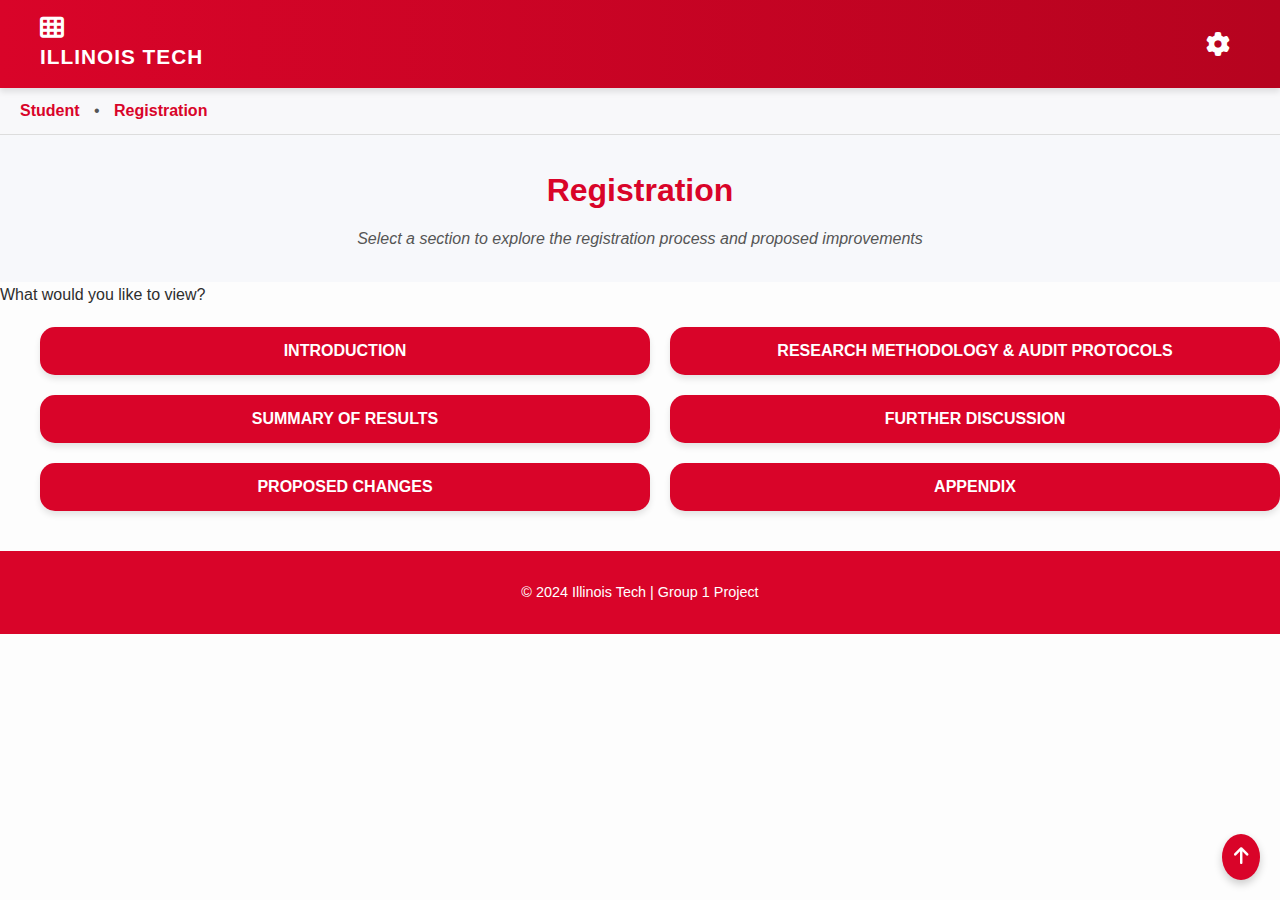
<file: index.html>
<!DOCTYPE html>
<html lang="en">

<head>
    <meta charset="UTF-8">
    <meta name="viewport" content="width=device-width, initial-scale=1.0">
    <title>Group 1: Proposal for IIT's Registration Portal</title>
    <link rel="stylesheet" href="style.css">
    <link rel="stylesheet" href="https://cdnjs.cloudflare.com/ajax/libs/font-awesome/6.0.0-beta3/css/all.min.css">
</head>

<body>
    <!-- Navigation Bar -->
    <div class="red-bar">
        <div class="nav-container">
            <div class="left-redbar">
                <i class="fas fa-th"></i>
                <p><a href="./index.html">ILLINOIS TECH</a></p>
            </div>
            <div class="right-redbar">
                <i id="settingsBtn" class="fas fa-cog"></i>
            </div>
        </div>
    </div>

    <!-- Side Navigation Panel -->
    <div id="sideNav" class="side-nav">
        <button class="close-btn" id="closeSideNav">&times;</button>
        <ul>
            <li><a href="./content/intro.html"><i class="fas fa-info"></i> Introduction</a></li>
            <li><a href="./content/method.html"><i class="fas fa-database"></i> Methodology</a></li>
            <li><a href="./content/summary.html"><i class="fas fa-chart-bar"></i> Summary</a></li>
            <li><a href="./content/discussion.html"><i class="fas fa-comments"></i> Discussion</a></li>
            <li><a href="./content/proposal.html"><i class="fas fa-lightbulb"></i> Proposal</a></li>
            <li><a href="./content/appendix.html"><i class="fas fa-file-alt"></i> Appendix</a></li>
        </ul>
    </div>

    <!-- Breadcrumb Navigation -->
    <div class="breadcrumb-container">
        <p class="directory">
            <span class="text"><a href="./index.html">Student</a></span> 
            <span class="bullet">•</span> 
            <span class="text active"><a href="./index.html">Registration</a></span>
        </p>
    </div>

    <!-- Main Section -->
    <main>
        <section class="page-header">
            <h1>Registration</h1>
            <p class="subtitle">Select a section to explore the registration process and proposed improvements</p>
        </section>

        <!-- Interactive Content Section -->
        <div class="border">
            <p class="gray">What would you like to view?</p>
            <nav>
                <ul class="header-grid">
                    <li><a href="./content/intro.html">Introduction</a></li>
                    <li><a href="./content/method.html">Research Methodology & Audit Protocols</a></li>
                    <li><a href="./content/summary.html">Summary of Results</a></li>
                    <li><a href="./content/discussion.html">Further Discussion</a></li>
                    <li><a href="./content/proposal.html">Proposed Changes</a></li>
                    <li><a href="./content/appendix.html">Appendix</a></li>
                </ul>
            </nav>
        </div>
    </main>

    <!-- Footer -->
    <footer>
        <p>© 2024 Illinois Tech | Group 1 Project</p>
    </footer>

    <!-- Back to Top Button -->
    <button id="backToTop" aria-label="Back to top">
        <i class="fas fa-arrow-up"></i>
    </button>

    <!-- Image Modal -->
    <div id="lightbox" class="lightbox">
        <span class="close" onclick="closeLightbox()">&times;</span>
        <img class="lightbox-content" id="lightboxImage">
    </div>

    <!-- JavaScript -->
    <script>
        // Back to Top Button
        const backToTop = document.getElementById('backToTop');
        backToTop.addEventListener('click', () => window.scrollTo({ top: 0, behavior: 'smooth' }));

        // Lightbox Functionality
        function enlargeImage(img) {
            const lightbox = document.getElementById("lightbox");
            const lightboxImage = document.getElementById("lightboxImage");
            lightbox.style.display = "flex";
            lightboxImage.src = img.src;
        }

        function closeLightbox() {
            document.getElementById("lightbox").style.display = "none";
        }

        // Side Navigation Toggle
        const settingsBtn = document.getElementById("settingsBtn");
        const sideNav = document.getElementById("sideNav");
        const closeSideNav = document.getElementById("closeSideNav");

        settingsBtn.addEventListener("click", () => {
            sideNav.style.width = "250px";
        });

        closeSideNav.addEventListener("click", () => {
            sideNav.style.width = "0";
        });
    </script>
</body>

</html>
</file>
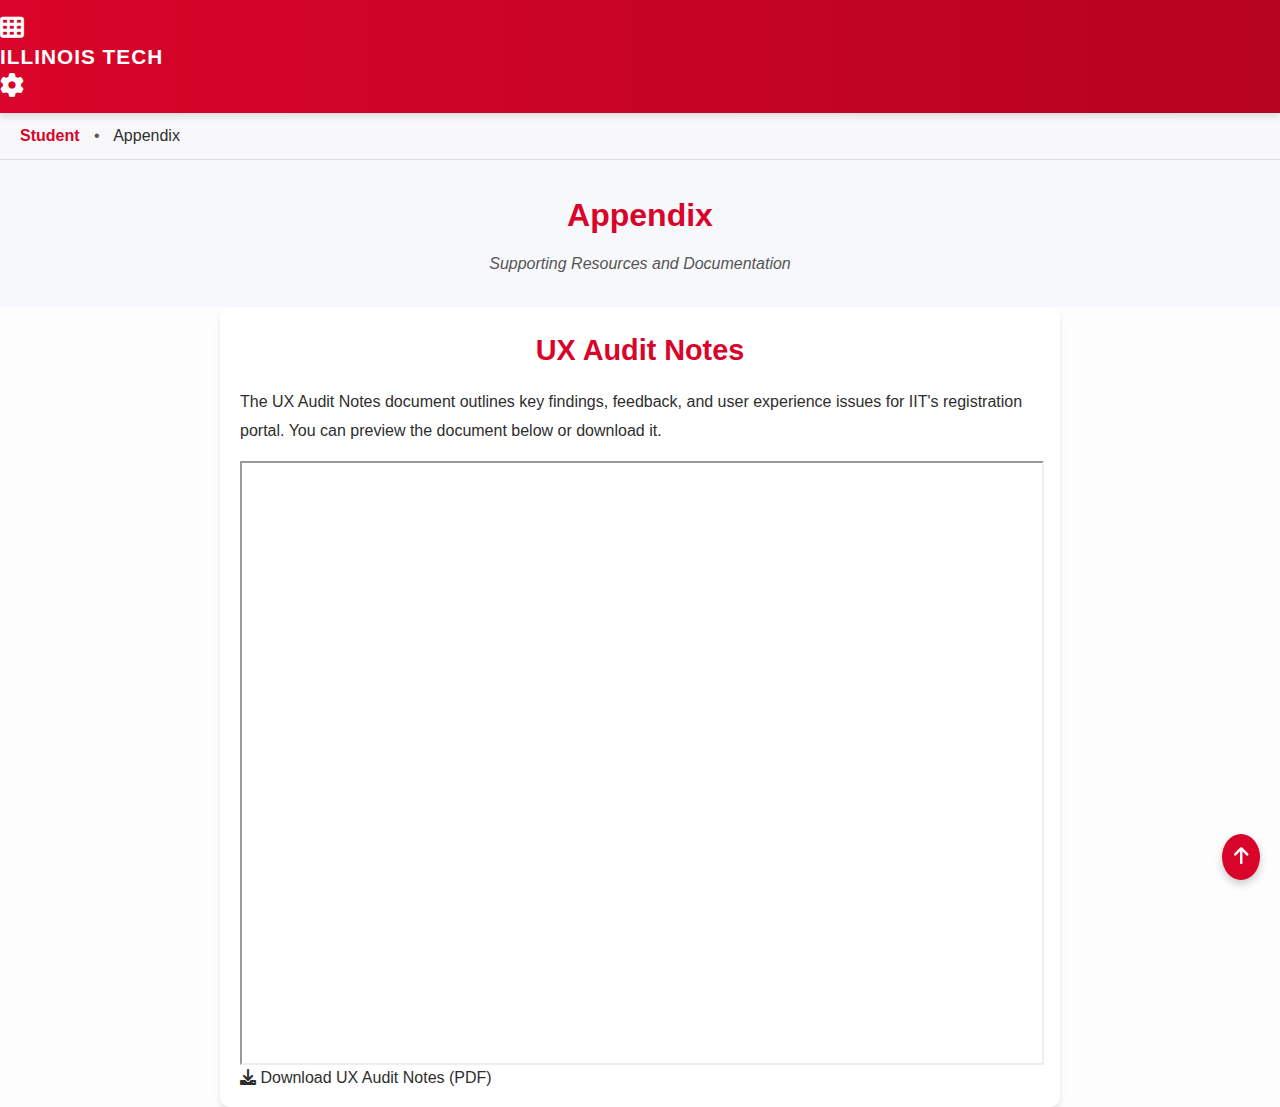
<file: content/appendix.html>
<!DOCTYPE html>
<html lang="en">

<head>
    <meta charset="UTF-8">
    <meta name="viewport" content="width=device-width, initial-scale=1.0">
    <title>Appendix | IIT Registration Proposal</title>
    <link rel="stylesheet" href="../style.css">
    <link rel="stylesheet" href="https://cdnjs.cloudflare.com/ajax/libs/font-awesome/6.0.0-beta3/css/all.min.css">
</head>

<body>
    <!-- Top Navigation Bar -->
    <div class="red-bar">
        <div class="left-redbar">
            <i class="fas fa-th"></i>
            <p><a href="../index.html">ILLINOIS TECH</a></p>
        </div>
        <div class="right-redbar">
            <i id="settingsBtn" class="fas fa-cog"></i>
        </div>
    </div>

    <!-- Side Navigation Panel -->
    <div id="sideNav" class="side-nav">
        <button class="close-btn" id="closeSideNav">&times;</button>
        <ul>
            <li><a href="./intro.html"><i class="fas fa-info"></i> Introduction</a></li>
            <li><a href="./method.html"><i class="fas fa-database"></i> Methodology</a></li>
            <li><a href="./summary.html"><i class="fas fa-chart-bar"></i> Summary</a></li>
            <li><a href="./discussion.html"><i class="fas fa-comments"></i> Discussion</a></li>
            <li><a href="./proposal.html"><i class="fas fa-lightbulb"></i> Proposal</a></li>
            <li><a href="./appendix.html"><i class="fas fa-file-alt"></i> Appendix</a></li>
        </ul>
    </div>

    <!-- Main Content -->
    <main>
        <div class="breadcrumb-container">
            <p class="directory">
                <span class="text"><a href="../index.html">Student</a></span> 
                <span class="bullet">•</span> 
                <span class="text active">Appendix</span>
            </p>
        </div>

        <section class="page-header">
            <h1>Appendix</h1>
            <p class="subtitle">Supporting Resources and Documentation</p>
        </section>

        <!-- UX Audit Notes Section -->
        <section class="content-section">
            <h2>UX Audit Notes</h2>
            <p>
                The UX Audit Notes document outlines key findings, feedback, and user experience issues for IIT's registration portal. You can preview the document below or download it.
            </p>

            <!-- Embedded PDF Viewer -->
            <div class="pdf-viewer">
                <iframe src="../GROUP 1 - Audit Notes.pdf" title="Group 1 - Audit Notes" width="100%" height="600"></iframe>
            </div>

            <!-- Download Link -->
            <div class="cta-container">
                <a href="../GROUP 1 - Audit Notes.pdf" class="cta-button" download>
                    <i class="fas fa-download"></i> Download UX Audit Notes (PDF)
                </a>
            </div>
        </section>
    </main>

    <!-- Back to Top Button -->
    <button id="backToTop"><i class="fas fa-arrow-up"></i></button>

    <!-- Image Modal -->
    <div id="lightbox" class="lightbox">
        <span class="close" onclick="closeLightbox()">&times;</span>
        <img class="lightbox-content" id="lightboxImage">
    </div>

    <!-- JavaScript -->
    <script>
        // Back to Top Button
        const backToTop = document.getElementById('backToTop');
        backToTop.addEventListener('click', () => window.scrollTo({ top: 0, behavior: 'smooth' }));

        // Lightbox Functionality
        function enlargeImage(img) {
            const lightbox = document.getElementById("lightbox");
            const lightboxImage = document.getElementById("lightboxImage");
            lightbox.style.display = "flex";
            lightboxImage.src = img.src;
        }

        function closeLightbox() {
            document.getElementById("lightbox").style.display = "none";
        }

        // Side Navigation Toggle
        const settingsBtn = document.getElementById("settingsBtn");
        const sideNav = document.getElementById("sideNav");
        const closeSideNav = document.getElementById("closeSideNav");

        settingsBtn.addEventListener("click", () => {
            sideNav.style.width = "250px";
        });

        closeSideNav.addEventListener("click", () => {
            sideNav.style.width = "0";
        });
    </script>
</body>

</html>
</file>
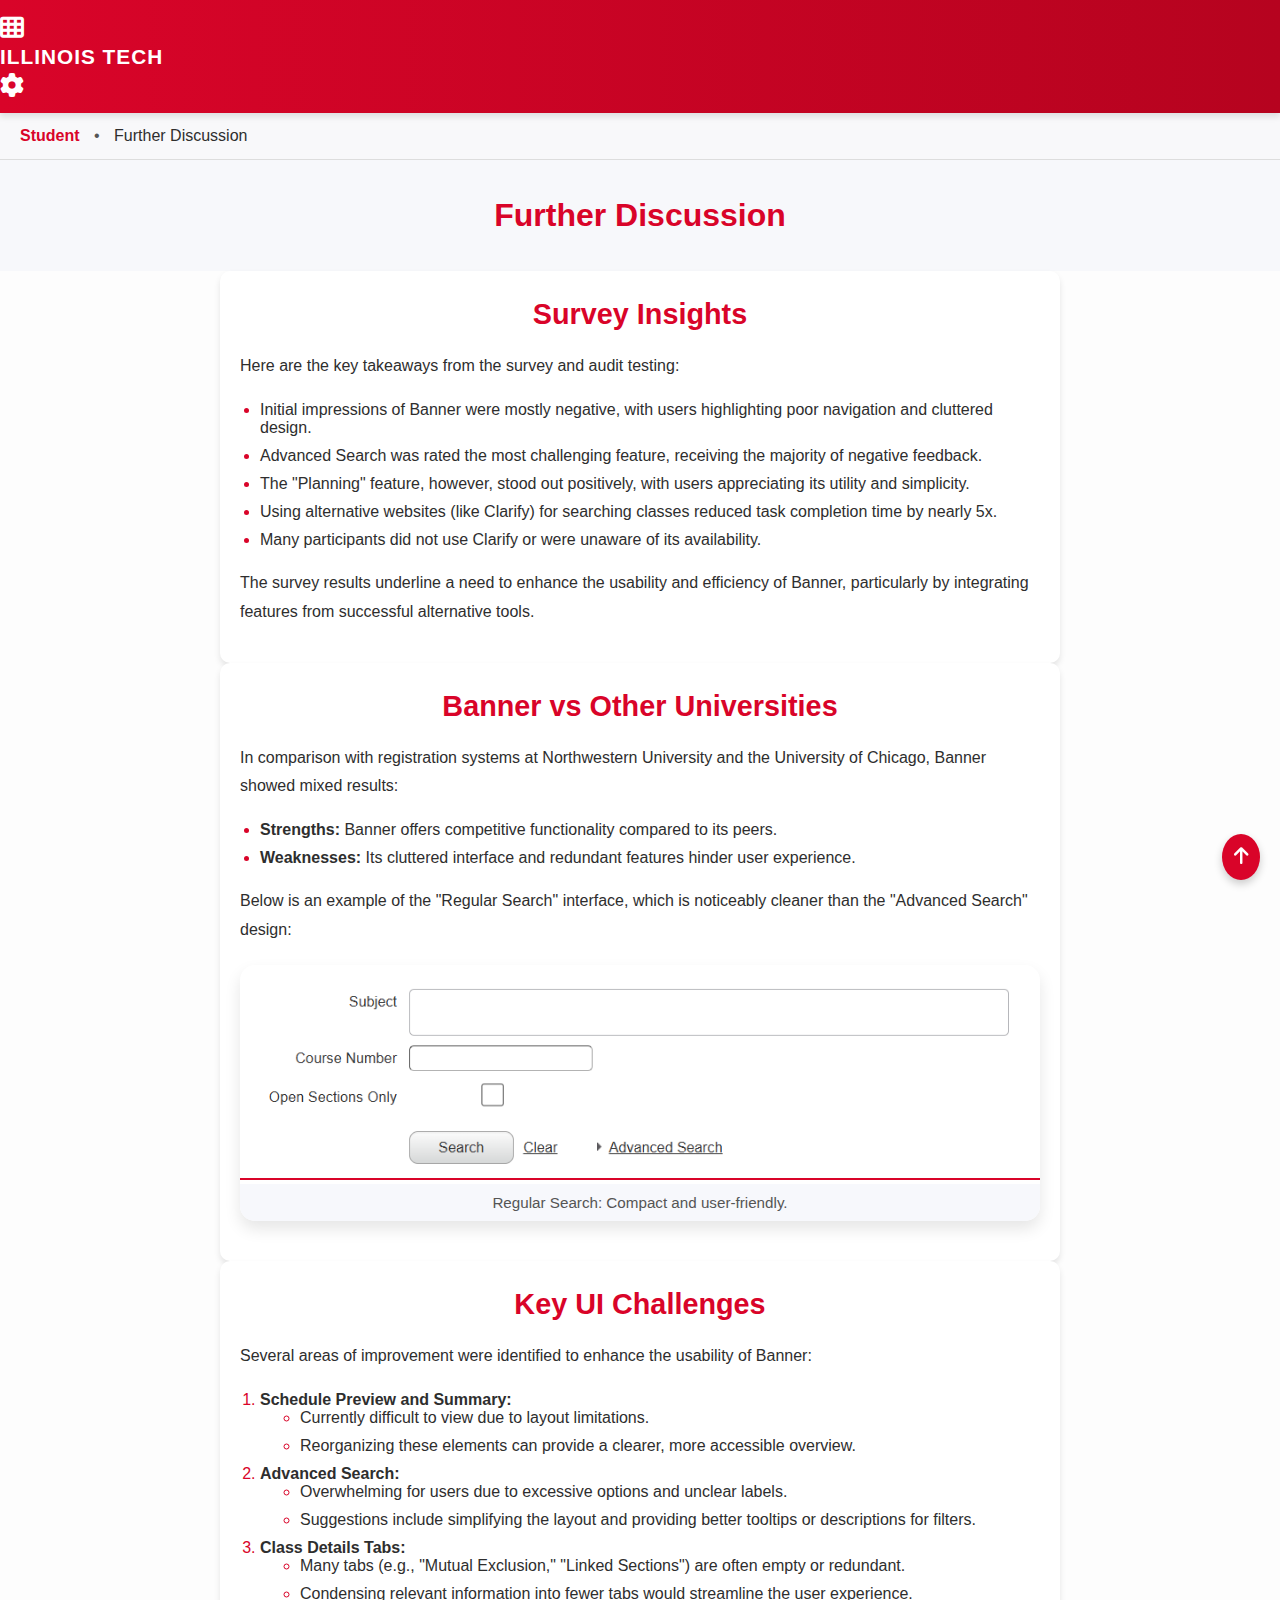
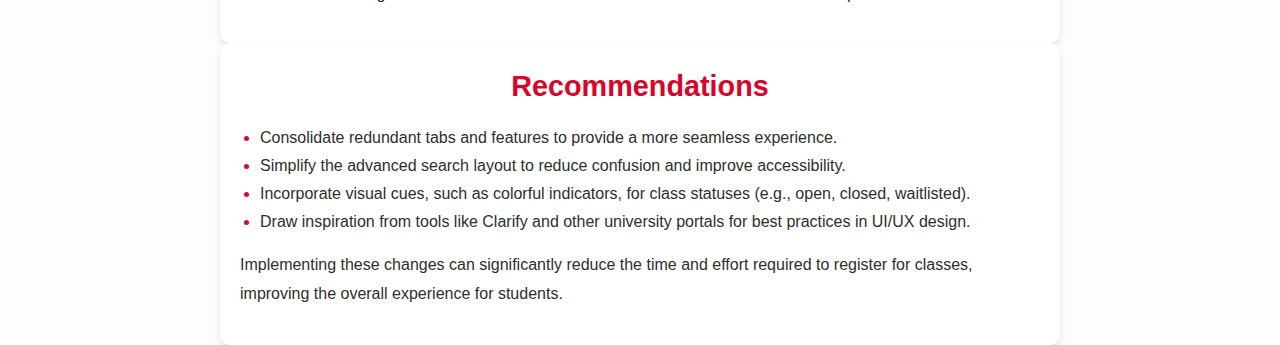
<file: content/discussion.html>
<!DOCTYPE html>
<html lang="en">

<head>
    <meta charset="UTF-8">
    <meta name="viewport" content="width=device-width, initial-scale=1.0">
    <title>Further Discussion | IIT Registration Proposal</title>
    <link rel="stylesheet" href="../style.css">
    <link rel="stylesheet" href="https://cdnjs.cloudflare.com/ajax/libs/font-awesome/6.0.0-beta3/css/all.min.css">
</head>

<body>
    <!-- Top Navigation Bar -->
    <div class="red-bar">
        <div class="left-redbar">
            <i class="fas fa-th"></i>
            <p><a href="../index.html">ILLINOIS TECH</a></p>
        </div>
        <div class="right-redbar">
            <i id="settingsBtn" class="fas fa-cog"></i>
        </div>
    </div>

    <!-- Side Navigation Panel -->
    <div id="sideNav" class="side-nav">
        <button class="close-btn" id="closeSideNav">&times;</button>
        <ul>
            <li><a href="./intro.html"><i class="fas fa-info"></i> Introduction</a></li>
            <li><a href="./method.html"><i class="fas fa-database"></i> Methodology</a></li>
            <li><a href="./summary.html"><i class="fas fa-chart-bar"></i> Summary</a></li>
            <li><a href="./discussion.html"><i class="fas fa-comments"></i> Discussion</a></li>
            <li><a href="./proposal.html"><i class="fas fa-lightbulb"></i> Proposal</a></li>
            <li><a href="./appendix.html"><i class="fas fa-file-alt"></i> Appendix</a></li>
        </ul>
    </div>

    <!-- Main Content -->
    <main>
        <div class="breadcrumb-container">
            <p class="directory">
                <span class="text"><a href="../index.html">Student</a></span> 
                <span class="bullet">•</span> 
                <span class="text active">Further Discussion</span>
            </p>
        </div>

        <section class="page-header">
            <h1>Further Discussion</h1>
        </section>

        <!-- Data Section -->
        <section class="content-section">
            <h2>Survey Insights</h2>
            <p>Here are the key takeaways from the survey and audit testing:</p>
            <ul class="styled-list">
                <li>Initial impressions of Banner were mostly negative, with users highlighting poor navigation and cluttered design.</li>
                <li>Advanced Search was rated the most challenging feature, receiving the majority of negative feedback.</li>
                <li>The "Planning" feature, however, stood out positively, with users appreciating its utility and simplicity.</li>
                <li>Using alternative websites (like Clarify) for searching classes reduced task completion time by nearly 5x.</li>
                <li>Many participants did not use Clarify or were unaware of its availability.</li>
            </ul>
            <p>
                The survey results underline a need to enhance the usability and efficiency of Banner, particularly by integrating features from successful alternative tools.
            </p>
        </section>

        <!-- Banner Comparison Section -->
        <section class="content-section">
            <h2>Banner vs Other Universities</h2>
            <p>In comparison with registration systems at Northwestern University and the University of Chicago, Banner showed mixed results:</p>
            <ul class="styled-list">
                <li><strong>Strengths:</strong> Banner offers competitive functionality compared to its peers.</li>
                <li><strong>Weaknesses:</strong> Its cluttered interface and redundant features hinder user experience.</li>
            </ul>
            <p>Below is an example of the "Regular Search" interface, which is noticeably cleaner than the "Advanced Search" design:</p>
            <figure class="image-card">
                <img src="../images/normal_search.png" alt="The regular search interface, which is compact and simpler." onclick="enlargeImage(this)">
                <figcaption>Regular Search: Compact and user-friendly.</figcaption>
            </figure>
        </section>

        <!-- Key UI Issues Section -->
        <section class="content-section">
            <h2>Key UI Challenges</h2>
            <p>Several areas of improvement were identified to enhance the usability of Banner:</p>
            <ol class="styled-list">
                <li>
                    <strong>Schedule Preview and Summary:</strong> 
                    <ul>
                        <li>Currently difficult to view due to layout limitations.</li>
                        <li>Reorganizing these elements can provide a clearer, more accessible overview.</li>
                    </ul>
                </li>
                <li>
                    <strong>Advanced Search:</strong>
                    <ul>
                        <li>Overwhelming for users due to excessive options and unclear labels.</li>
                        <li>Suggestions include simplifying the layout and providing better tooltips or descriptions for filters.</li>
                    </ul>
                </li>
                <li>
                    <strong>Class Details Tabs:</strong>
                    <ul>
                        <li>Many tabs (e.g., "Mutual Exclusion," "Linked Sections") are often empty or redundant.</li>
                        <li>Condensing relevant information into fewer tabs would streamline the user experience.</li>
                    </ul>
                </li>
            </ol>
        </section>

        <!-- Recommendation Section -->
        <section class="content-section">
            <h2>Recommendations</h2>
            <ul class="styled-list">
                <li>Consolidate redundant tabs and features to provide a more seamless experience.</li>
                <li>Simplify the advanced search layout to reduce confusion and improve accessibility.</li>
                <li>Incorporate visual cues, such as colorful indicators, for class statuses (e.g., open, closed, waitlisted).</li>
                <li>Draw inspiration from tools like Clarify and other university portals for best practices in UI/UX design.</li>
            </ul>
            <p>Implementing these changes can significantly reduce the time and effort required to register for classes, improving the overall experience for students.</p>
        </section>
    </main>

    <!-- Back to Top Button -->
    <button id="backToTop"><i class="fas fa-arrow-up"></i></button>

    <!-- Image Modal -->
    <div id="lightbox" class="lightbox">
        <span class="close" onclick="closeLightbox()">&times;</span>
        <img class="lightbox-content" id="lightboxImage">
    </div>

    <!-- JavaScript -->
    <script>
        // Back to Top Button
        const backToTop = document.getElementById('backToTop');
        backToTop.addEventListener('click', () => window.scrollTo({ top: 0, behavior: 'smooth' }));

        // Lightbox Functionality
        function enlargeImage(img) {
            const lightbox = document.getElementById("lightbox");
            const lightboxImage = document.getElementById("lightboxImage");
            lightbox.style.display = "flex";
            lightboxImage.src = img.src;
        }

        function closeLightbox() {
            document.getElementById("lightbox").style.display = "none";
        }

        // Side Navigation Toggle
        const settingsBtn = document.getElementById("settingsBtn");
        const sideNav = document.getElementById("sideNav");
        const closeSideNav = document.getElementById("closeSideNav");

        settingsBtn.addEventListener("click", () => {
            sideNav.style.width = "250px";
        });

        closeSideNav.addEventListener("click", () => {
            sideNav.style.width = "0";
        });
    </script>
</body>

</html>
</file>
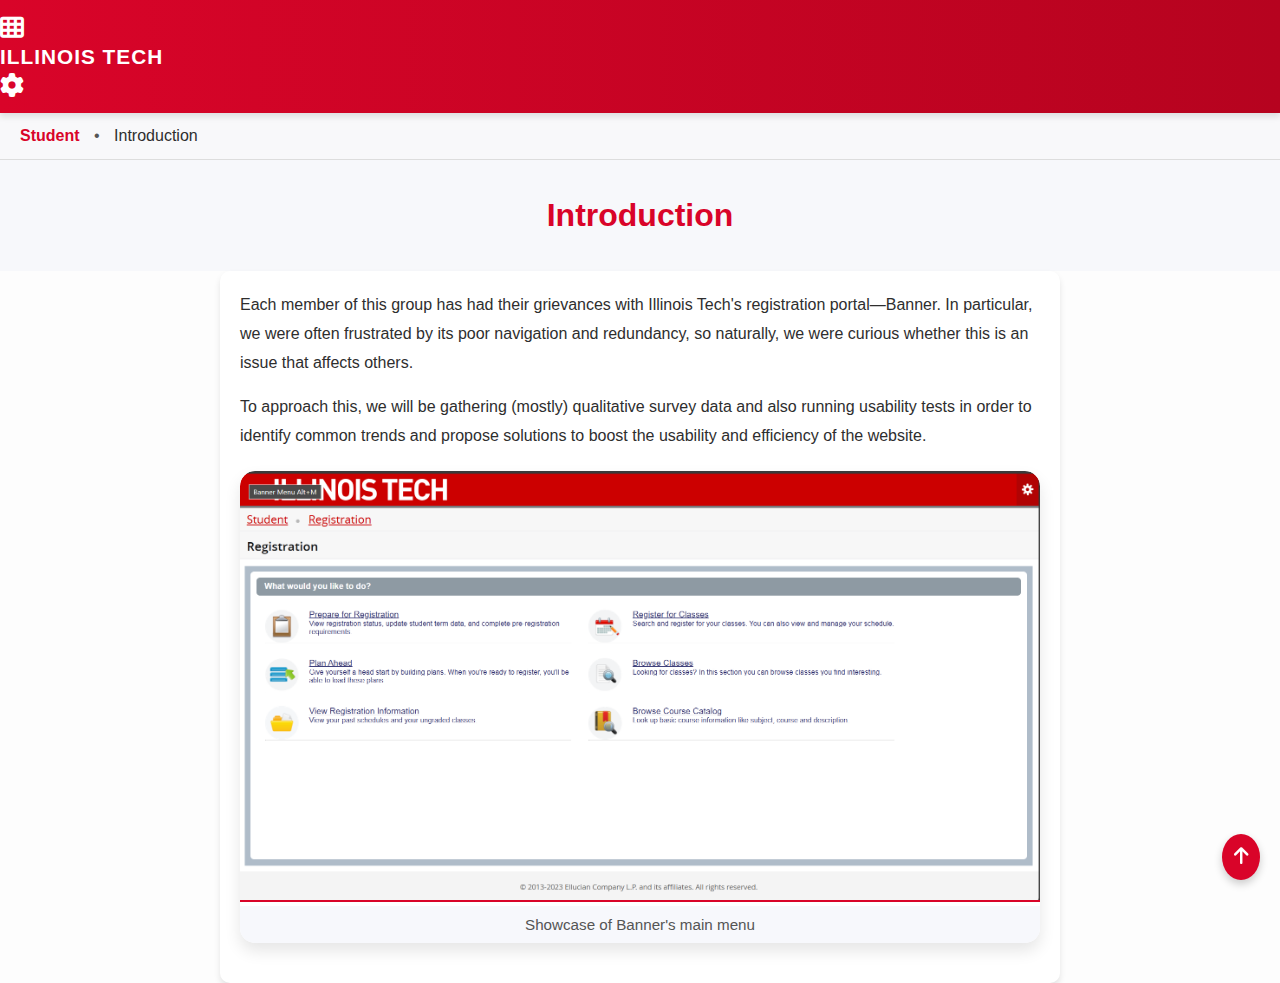
<file: content/intro.html>
<!DOCTYPE html>
<html lang="en">

<head>
    <meta charset="UTF-8">
    <meta name="viewport" content="width=device-width, initial-scale=1.0">
    <title>Introduction | IIT Registration Proposal</title>
    <link rel="stylesheet" href="../style.css">
    <link rel="stylesheet" href="https://cdnjs.cloudflare.com/ajax/libs/font-awesome/6.0.0-beta3/css/all.min.css">
</head>

<body>
    <!-- Top Navigation Bar -->
    <div class="red-bar">
        <div class="left-redbar">
            <i class="fas fa-th"></i>
            <p><a href="../index.html">ILLINOIS TECH</a></p>
        </div>
        <div class="right-redbar">
            <i id="settingsBtn" class="fas fa-cog"></i>
        </div>
    </div>

    <!-- Side Navigation Panel -->
    <div id="sideNav" class="side-nav">
        <button class="close-btn" id="closeSideNav">&times;</button>
        <ul>
            <li><a href="./intro.html"><i class="fas fa-info"></i> Introduction</a></li>
            <li><a href="./method.html"><i class="fas fa-database"></i> Methodology</a></li>
            <li><a href="./summary.html"><i class="fas fa-chart-bar"></i> Summary</a></li>
            <li><a href="./discussion.html"><i class="fas fa-comments"></i> Discussion</a></li>
            <li><a href="./proposal.html"><i class="fas fa-lightbulb"></i> Proposal</a></li>
            <li><a href="./appendix.html"><i class="fas fa-file-alt"></i> Appendix</a></li>
        </ul>
    </div>

    <!-- Main Content -->
    <main>
        <div class="breadcrumb-container">
            <p class="directory">
                <span class="text"><a href="../index.html">Student</a></span> 
                <span class="bullet">•</span> 
                <span class="text active">Introduction</span>
            </p>
        </div>

        <section class="page-header">
            <h1>Introduction</h1>
        </section>

        <!-- Introduction Content Section -->
        <section class="content-section">
            <p>
                Each member of this group has had their grievances with Illinois Tech's registration portal—Banner. In particular, we were often frustrated by its poor navigation and redundancy, so naturally, we were curious whether this is an issue that affects others.
            </p>
            <p>
                To approach this, we will be gathering (mostly) qualitative survey data and also running usability tests in order to identify common trends and propose solutions to boost the usability and efficiency of the website.
            </p>

            <!-- Image Section -->
            <figure class="image-card">
                <img src="../images/banner_main_menu.png" alt="A picture of Banner's main menu, with features like registering for classes, browsing classes, and planning out classes in advance." onclick="enlargeImage(this)">
                <figcaption>Showcase of Banner's main menu</figcaption>
            </figure>
        </section>
    </main>

    <!-- Back to Top Button -->
    <button id="backToTop"><i class="fas fa-arrow-up"></i></button>

    <!-- Image Modal -->
    <div id="lightbox" class="lightbox">
        <span class="close" onclick="closeLightbox()">&times;</span>
        <img class="lightbox-content" id="lightboxImage">
    </div>

    <!-- JavaScript -->
    <script>
        // Back to Top Button
        const backToTop = document.getElementById('backToTop');
        backToTop.addEventListener('click', () => window.scrollTo({ top: 0, behavior: 'smooth' }));

        // Lightbox Functionality
        function enlargeImage(img) {
            const lightbox = document.getElementById("lightbox");
            const lightboxImage = document.getElementById("lightboxImage");
            lightbox.style.display = "flex";
            lightboxImage.src = img.src;
        }

        function closeLightbox() {
            document.getElementById("lightbox").style.display = "none";
        }

        // Side Navigation Toggle
        const settingsBtn = document.getElementById("settingsBtn");
        const sideNav = document.getElementById("sideNav");
        const closeSideNav = document.getElementById("closeSideNav");

        settingsBtn.addEventListener("click", () => {
            sideNav.style.width = "250px";
        });

        closeSideNav.addEventListener("click", () => {
            sideNav.style.width = "0";
        });
    </script>
</body>

</html>
</file>
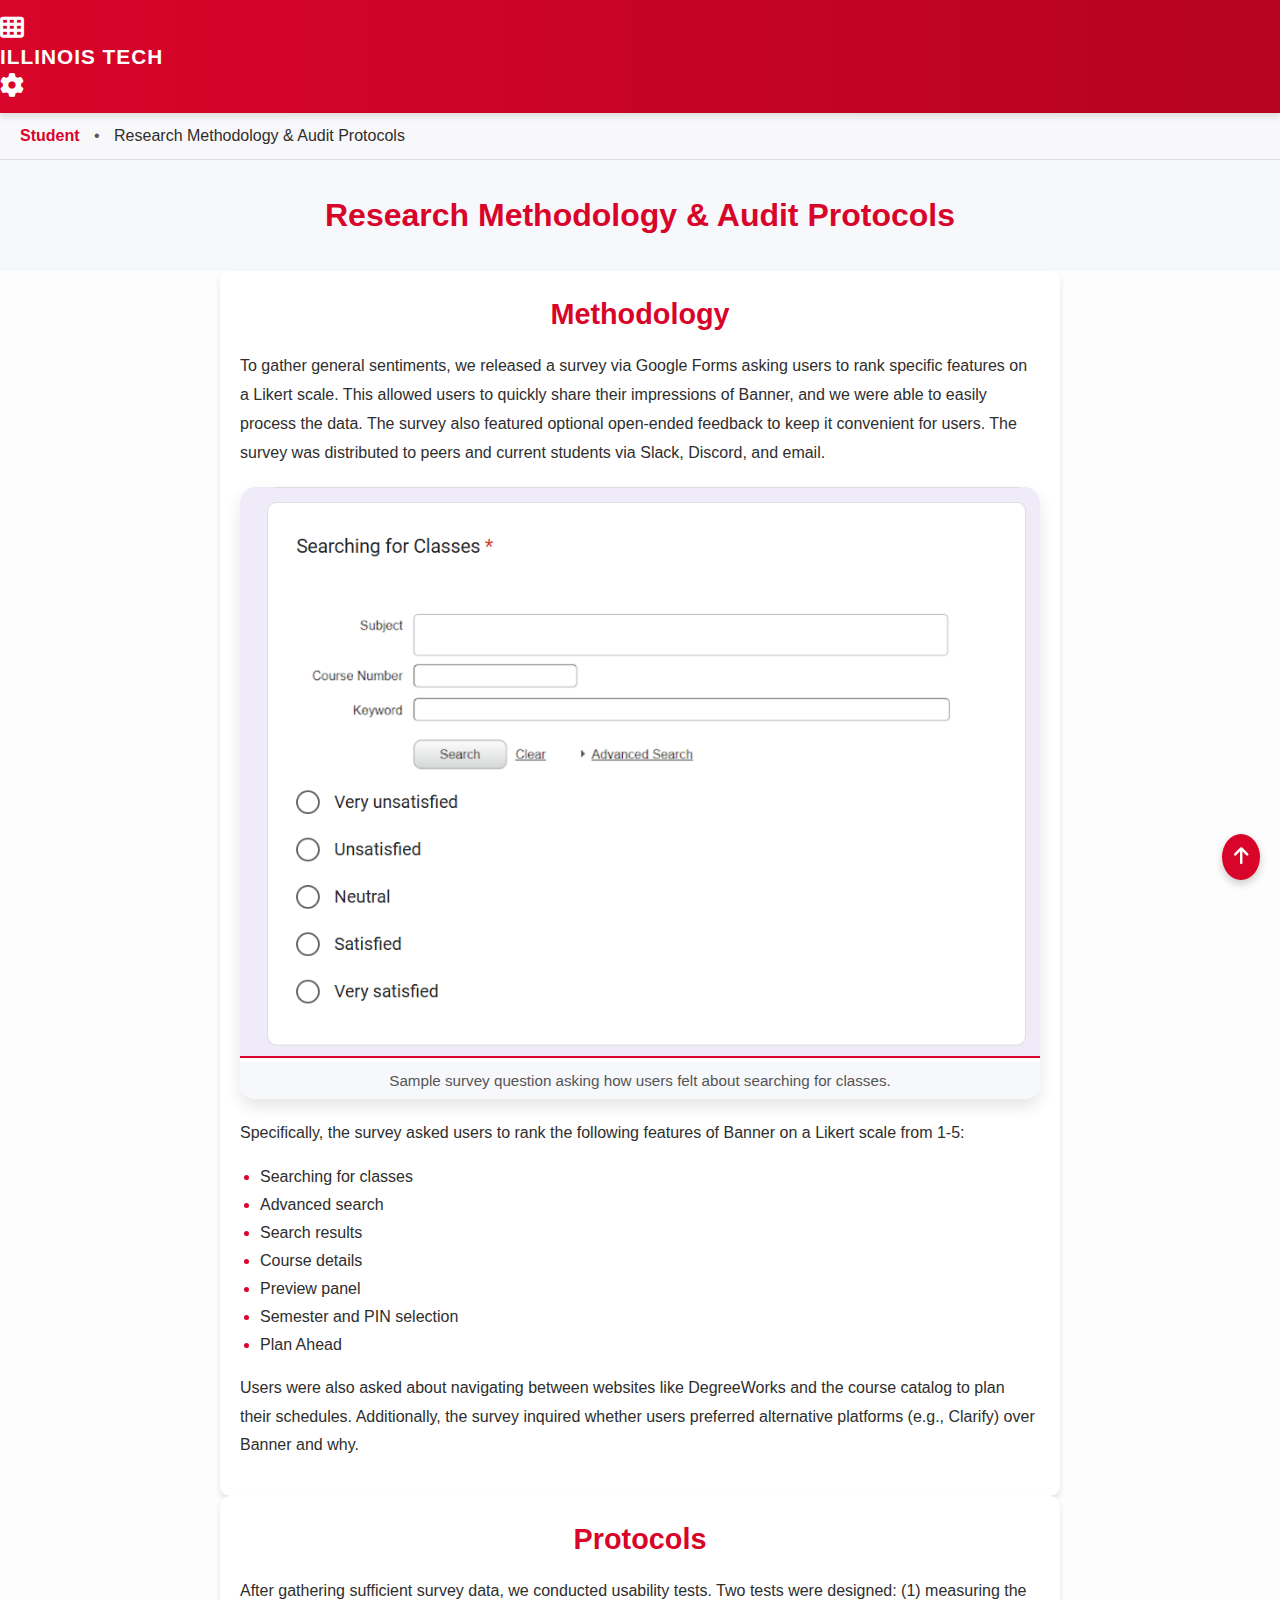
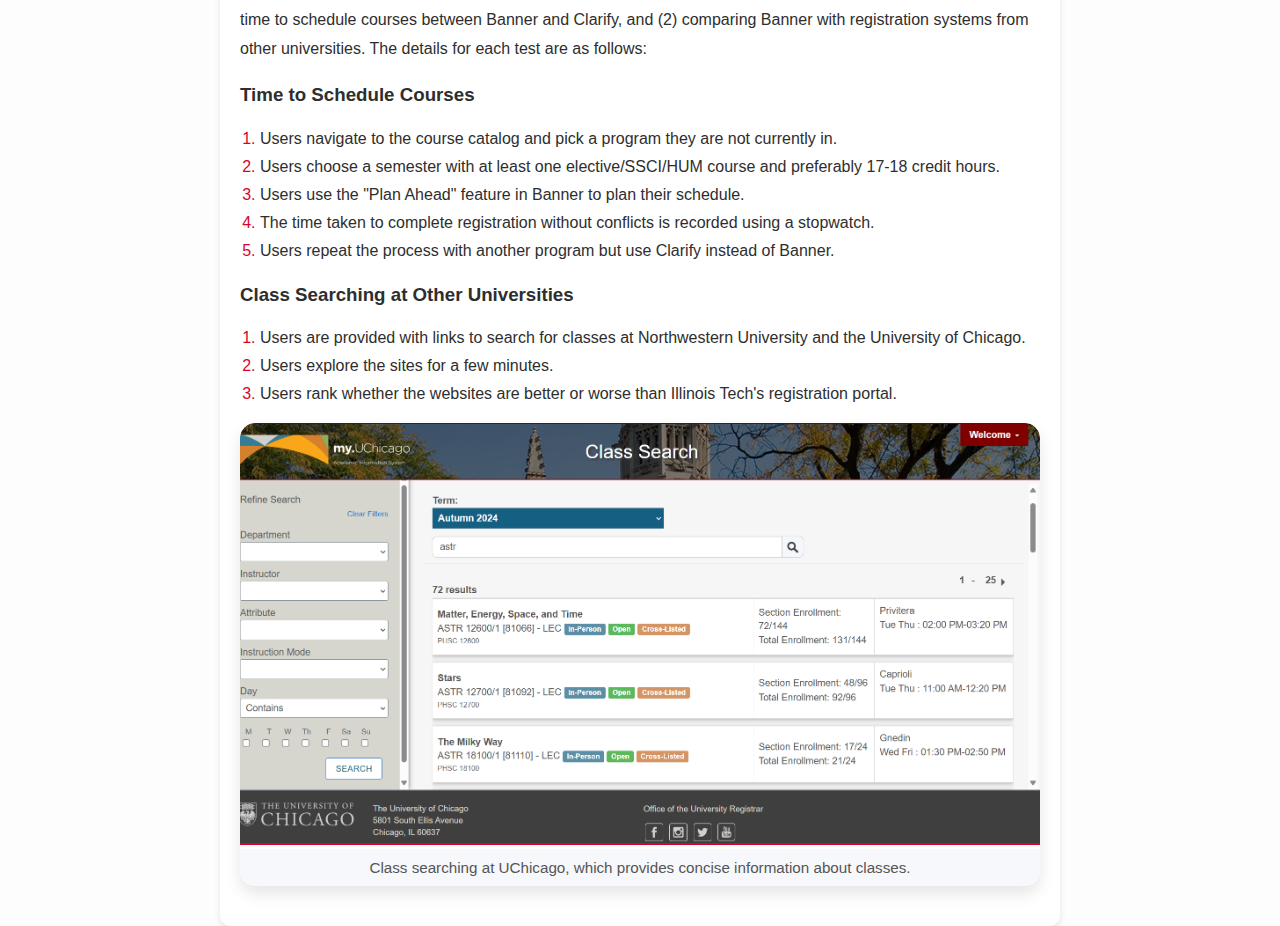
<file: content/method.html>
<!DOCTYPE html>
<html lang="en">

<head>
    <meta charset="UTF-8">
    <meta name="viewport" content="width=device-width, initial-scale=1.0">
    <title>Methodology & Protocols | IIT Registration Proposal</title>
    <link rel="stylesheet" href="../style.css">
    <link rel="stylesheet" href="https://cdnjs.cloudflare.com/ajax/libs/font-awesome/6.0.0-beta3/css/all.min.css">
</head>

<body>
    <!-- Top Navigation Bar -->
    <div class="red-bar">
        <div class="left-redbar">
            <i class="fas fa-th"></i>
            <p><a href="../index.html">ILLINOIS TECH</a></p>
        </div>
        <div class="right-redbar">
            <i id="settingsBtn" class="fas fa-cog"></i>
        </div>
    </div>

    <!-- Side Navigation Panel -->
    <div id="sideNav" class="side-nav">
        <button class="close-btn" id="closeSideNav">&times;</button>
        <ul>
            <li><a href="./intro.html"><i class="fas fa-info"></i> Introduction</a></li>
            <li><a href="./method.html"><i class="fas fa-database"></i> Methodology</a></li>
            <li><a href="./summary.html"><i class="fas fa-chart-bar"></i> Summary</a></li>
            <li><a href="./discussion.html"><i class="fas fa-comments"></i> Discussion</a></li>
            <li><a href="./proposal.html"><i class="fas fa-lightbulb"></i> Proposal</a></li>
            <li><a href="./appendix.html"><i class="fas fa-file-alt"></i> Appendix</a></li>
        </ul>
    </div>

    <!-- Main Content -->
    <main>
        <div class="breadcrumb-container">
            <p class="directory">
                <span class="text"><a href="../index.html">Student</a></span> 
                <span class="bullet">•</span> 
                <span class="text active">Research Methodology & Audit Protocols</span>
            </p>
        </div>

        <section class="page-header">
            <h1>Research Methodology & Audit Protocols</h1>
        </section>

        <section class="content-section">
            <h2>Methodology</h2>
            <p>
                To gather general sentiments, we released a survey via Google Forms asking users to rank specific features on a Likert scale. 
                This allowed users to quickly share their impressions of Banner, and we were able to easily process the data. 
                The survey also featured optional open-ended feedback to keep it convenient for users. The survey was distributed 
                to peers and current students via Slack, Discord, and email.
            </p>
            <figure class="image-card">
                <img src="../images/sample_survey_question.png" alt="A sample survey question asked of the users about searching for classes on Banner." onclick="enlargeImage(this)">
                <figcaption>Sample survey question asking how users felt about searching for classes.</figcaption>
            </figure>

            <p>
                Specifically, the survey asked users to rank the following features of Banner on a Likert scale from 1-5:
            </p>
            <ul class="styled-list">
                <li>Searching for classes</li>
                <li>Advanced search</li>
                <li>Search results</li>
                <li>Course details</li>
                <li>Preview panel</li>
                <li>Semester and PIN selection</li>
                <li>Plan Ahead</li>
            </ul>

            <p>
                Users were also asked about navigating between websites like DegreeWorks and the course catalog to plan their schedules. 
                Additionally, the survey inquired whether users preferred alternative platforms (e.g., Clarify) over Banner and why.
            </p>
        </section>

        <section class="content-section">
            <h2>Protocols</h2>
            <p>
                After gathering sufficient survey data, we conducted usability tests. Two tests were designed: 
                (1) measuring the time to schedule courses between Banner and Clarify, and (2) comparing Banner 
                with registration systems from other universities. The details for each test are as follows:
            </p>

            <h3>Time to Schedule Courses</h3>
            <ol class="styled-list">
                <li>Users navigate to the course catalog and pick a program they are not currently in.</li>
                <li>Users choose a semester with at least one elective/SSCI/HUM course and preferably 17-18 credit hours.</li>
                <li>Users use the "Plan Ahead" feature in Banner to plan their schedule.</li>
                <li>The time taken to complete registration without conflicts is recorded using a stopwatch.</li>
                <li>Users repeat the process with another program but use Clarify instead of Banner.</li>
            </ol>

            <h3>Class Searching at Other Universities</h3>
            <ol class="styled-list">
                <li>Users are provided with links to search for classes at Northwestern University and the University of Chicago.</li>
                <li>Users explore the sites for a few minutes.</li>
                <li>Users rank whether the websites are better or worse than Illinois Tech's registration portal.</li>
            </ol>

            <figure class="image-card">
                <img src="../images/uchicago_vers.png" alt="Screenshot of class searching at the University of Chicago with concise information and colorful indicators." onclick="enlargeImage(this)">
                <figcaption>Class searching at UChicago, which provides concise information about classes.</figcaption>
            </figure>
        </section>
    </main>

    <!-- Back to Top Button -->
    <button id="backToTop"><i class="fas fa-arrow-up"></i></button>

    <!-- Image Modal -->
    <div id="lightbox" class="lightbox">
        <span class="close" onclick="closeLightbox()">&times;</span>
        <img class="lightbox-content" id="lightboxImage">
    </div>

    <!-- JavaScript -->
    <script>
        // Back to Top Button
        const backToTop = document.getElementById('backToTop');
        backToTop.addEventListener('click', () => window.scrollTo({ top: 0, behavior: 'smooth' }));

        // Lightbox Functionality
        function enlargeImage(img) {
            const lightbox = document.getElementById("lightbox");
            const lightboxImage = document.getElementById("lightboxImage");
            lightbox.style.display = "flex";
            lightboxImage.src = img.src;
        }

        function closeLightbox() {
            document.getElementById("lightbox").style.display = "none";
        }

        // Side Navigation Toggle
        const settingsBtn = document.getElementById("settingsBtn");
        const sideNav = document.getElementById("sideNav");
        const closeSideNav = document.getElementById("closeSideNav");

        settingsBtn.addEventListener("click", () => {
            sideNav.style.width = "250px";
        });

        closeSideNav.addEventListener("click", () => {
            sideNav.style.width = "0";
        });
    </script>
</body>

</html>
</file>
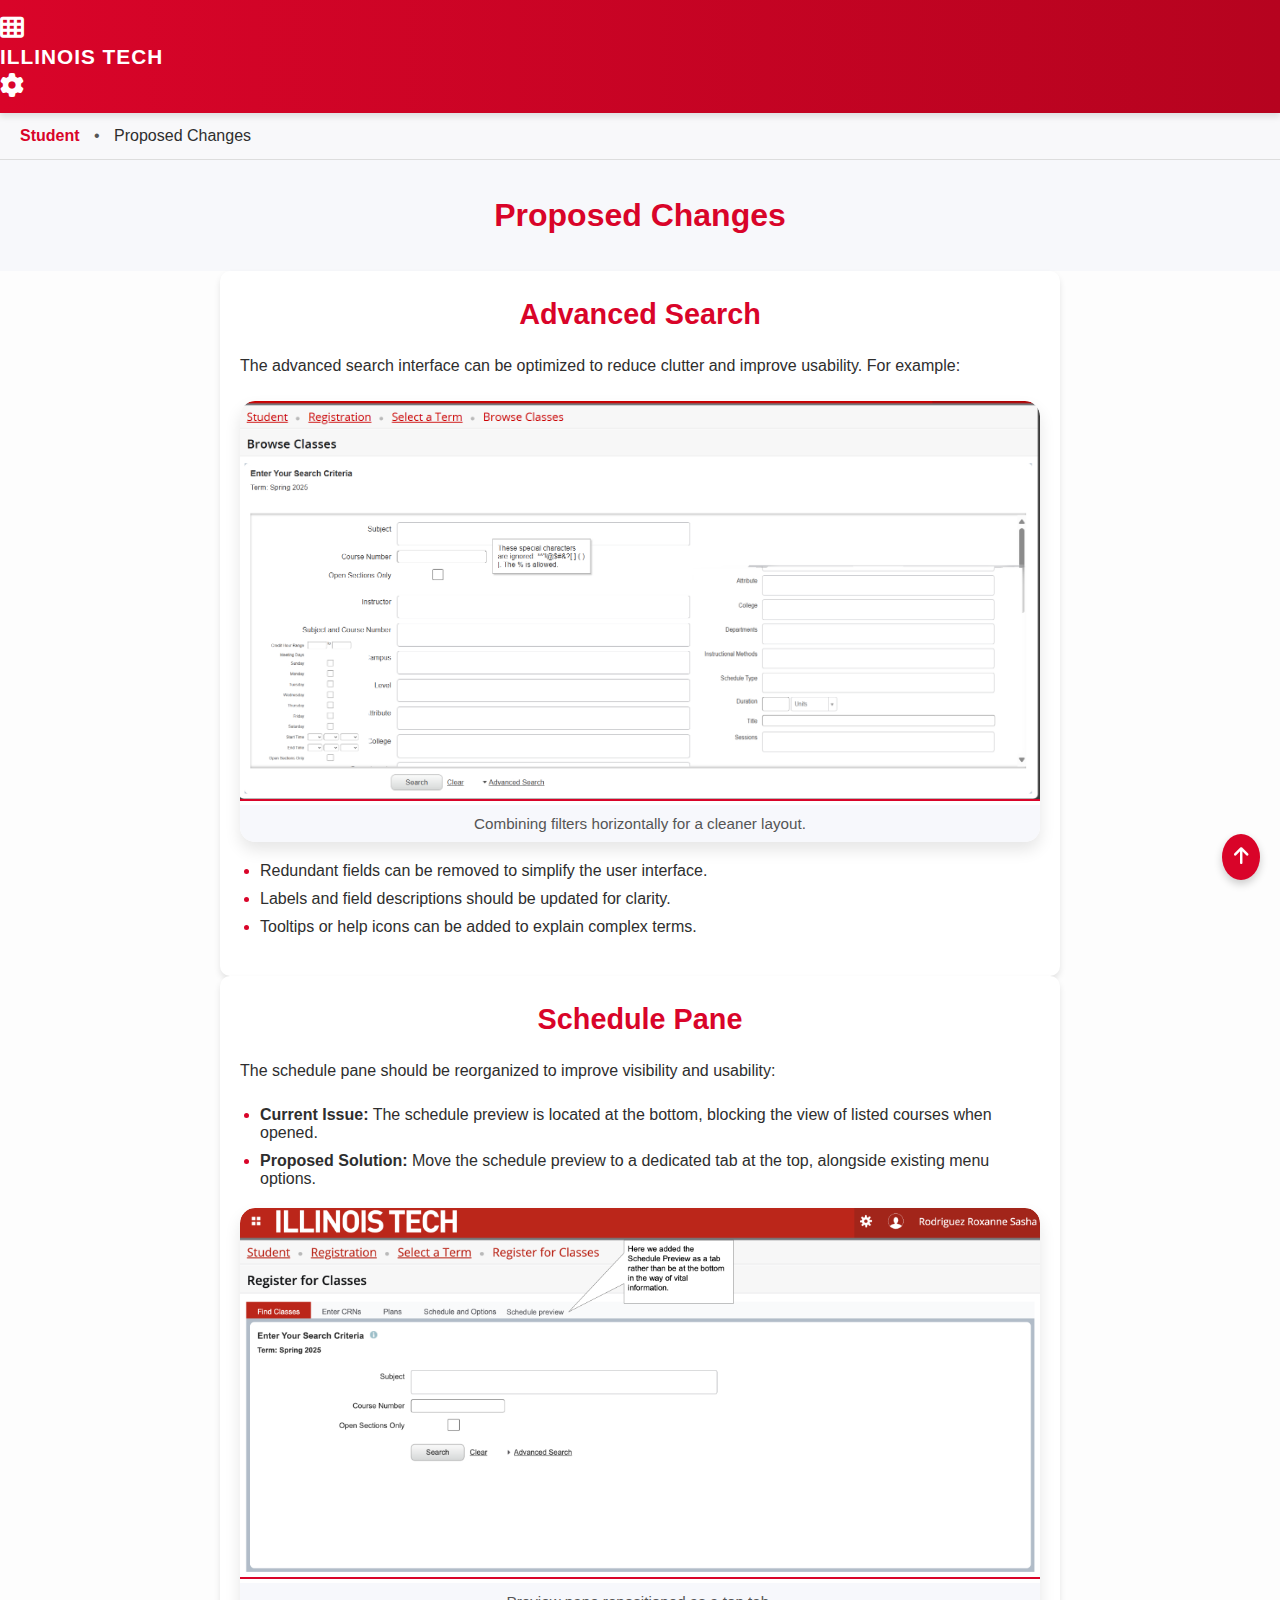
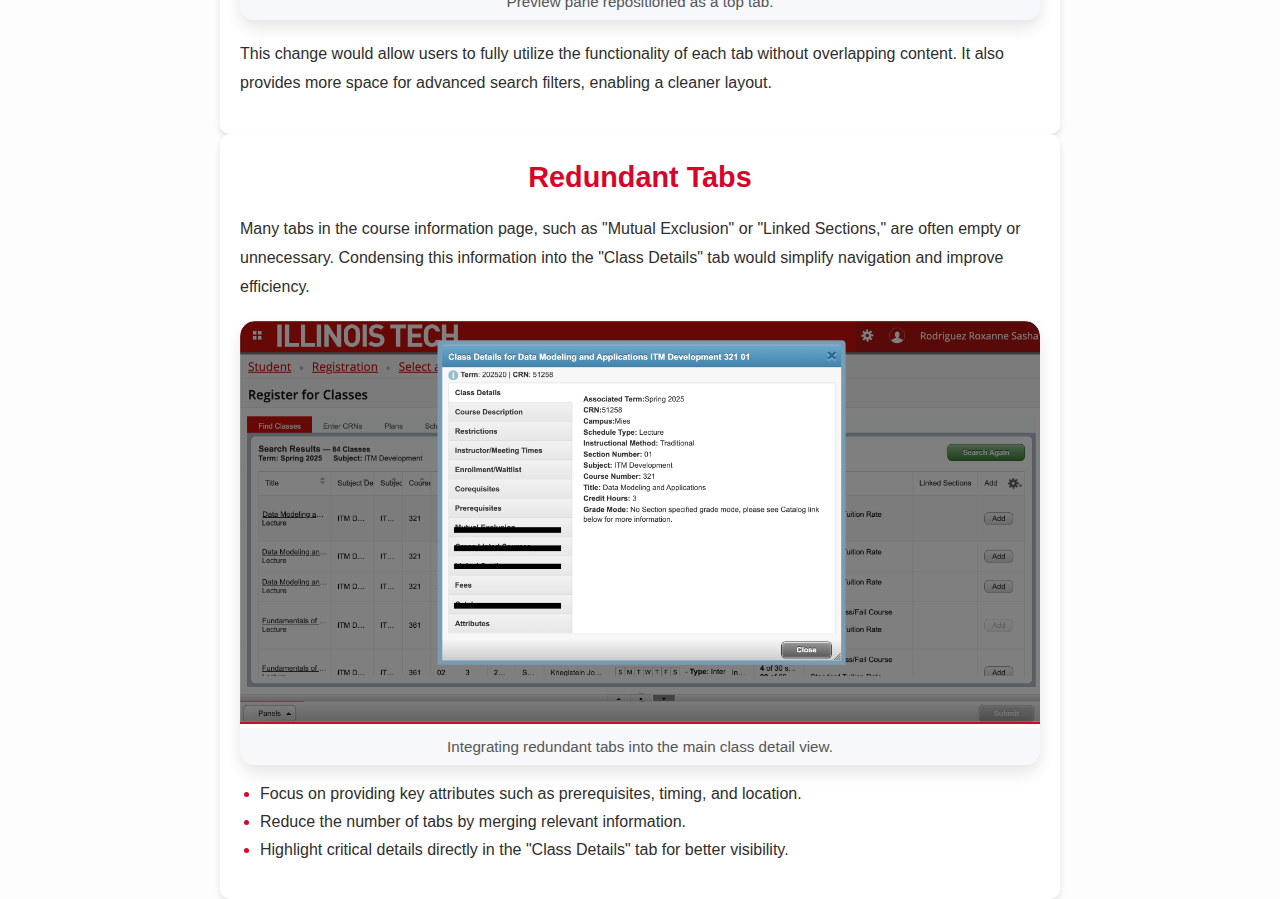
<file: content/proposal.html>
<!DOCTYPE html>
<html lang="en">

<head>
    <meta charset="UTF-8">
    <meta name="viewport" content="width=device-width, initial-scale=1.0">
    <title>Proposed Changes | IIT Registration Proposal</title>
    <link rel="stylesheet" href="../style.css">
    <link rel="stylesheet" href="https://cdnjs.cloudflare.com/ajax/libs/font-awesome/6.0.0-beta3/css/all.min.css">
</head>

<body>
    <!-- Top Navigation Bar -->
    <div class="red-bar">
        <div class="left-redbar">
            <i class="fas fa-th"></i>
            <p><a href="../index.html">ILLINOIS TECH</a></p>
        </div>
        <div class="right-redbar">
            <i id="settingsBtn" class="fas fa-cog"></i>
        </div>
    </div>

    <!-- Side Navigation Panel -->
    <div id="sideNav" class="side-nav">
        <button class="close-btn" id="closeSideNav">&times;</button>
        <ul>
            <li><a href="./intro.html"><i class="fas fa-info"></i> Introduction</a></li>
            <li><a href="./method.html"><i class="fas fa-database"></i> Methodology</a></li>
            <li><a href="./summary.html"><i class="fas fa-chart-bar"></i> Summary</a></li>
            <li><a href="./discussion.html"><i class="fas fa-comments"></i> Discussion</a></li>
            <li><a href="./proposal.html"><i class="fas fa-lightbulb"></i> Proposal</a></li>
            <li><a href="./appendix.html"><i class="fas fa-file-alt"></i> Appendix</a></li>
        </ul>
    </div>

    <!-- Main Content -->
    <main>
        <div class="breadcrumb-container">
            <p class="directory">
                <span class="text"><a href="../index.html">Student</a></span> 
                <span class="bullet">•</span> 
                <span class="text active">Proposed Changes</span>
            </p>
        </div>

        <section class="page-header">
            <h1>Proposed Changes</h1>
        </section>

        <!-- Advanced Search Section -->
        <section class="content-section">
            <h2>Advanced Search</h2>
            <p>
                The advanced search interface can be optimized to reduce clutter and improve usability. For example:
            </p>
            <figure class="image-card">
                <img src="../images/advanced_search_proposal.jpg" alt="A redesigned advanced search layout that combines filters horizontally." onclick="enlargeImage(this)">
                <figcaption>Combining filters horizontally for a cleaner layout.</figcaption>
            </figure>
            <ul class="styled-list">
                <li>Redundant fields can be removed to simplify the user interface.</li>
                <li>Labels and field descriptions should be updated for clarity.</li>
                <li>Tooltips or help icons can be added to explain complex terms.</li>
            </ul>
        </section>

        <!-- Schedule Pane Section -->
        <section class="content-section">
            <h2>Schedule Pane</h2>
            <p>The schedule pane should be reorganized to improve visibility and usability:</p>
            <ul class="styled-list">
                <li>
                    <strong>Current Issue:</strong> 
                    The schedule preview is located at the bottom, blocking the view of listed courses when opened.
                </li>
                <li>
                    <strong>Proposed Solution:</strong> 
                    Move the schedule preview to a dedicated tab at the top, alongside existing menu options.
                </li>
            </ul>
            <figure class="image-card">
                <img src="../images/schedule_pane_proposal1.png" alt="Schedule preview moved to the top as a dedicated tab." onclick="enlargeImage(this)">
                <figcaption>Preview pane repositioned as a top tab.</figcaption>
            </figure>
            <p>
                This change would allow users to fully utilize the functionality of each tab without overlapping content.
                It also provides more space for advanced search filters, enabling a cleaner layout.
            </p>
        </section>

        <!-- Redundant Tabs Section -->
        <section class="content-section">
            <h2>Redundant Tabs</h2>
            <p>
                Many tabs in the course information page, such as "Mutual Exclusion" or "Linked Sections," are often empty or unnecessary.
                Condensing this information into the "Class Details" tab would simplify navigation and improve efficiency.
            </p>
            <figure class="image-card">
                <img src="../images/redundancy_tabs_proposal1.png" alt="Redundant tabs removed and integrated into the main class detail view." onclick="enlargeImage(this)">
                <figcaption>Integrating redundant tabs into the main class detail view.</figcaption>
            </figure>
            <ul class="styled-list">
                <li>Focus on providing key attributes such as prerequisites, timing, and location.</li>
                <li>Reduce the number of tabs by merging relevant information.</li>
                <li>Highlight critical details directly in the "Class Details" tab for better visibility.</li>
            </ul>
        </section>
    </main>

    <!-- Back to Top Button -->
    <button id="backToTop"><i class="fas fa-arrow-up"></i></button>

    <!-- Image Modal -->
    <div id="lightbox" class="lightbox">
        <span class="close" onclick="closeLightbox()">&times;</span>
        <img class="lightbox-content" id="lightboxImage">
    </div>

    <!-- JavaScript -->
    <script>
        // Back to Top Button
        const backToTop = document.getElementById('backToTop');
        backToTop.addEventListener('click', () => window.scrollTo({ top: 0, behavior: 'smooth' }));

        // Lightbox Functionality
        function enlargeImage(img) {
            const lightbox = document.getElementById("lightbox");
            const lightboxImage = document.getElementById("lightboxImage");
            lightbox.style.display = "flex";
            lightboxImage.src = img.src;
        }

        function closeLightbox() {
            document.getElementById("lightbox").style.display = "none";
        }

        // Side Navigation Toggle
        const settingsBtn = document.getElementById("settingsBtn");
        const sideNav = document.getElementById("sideNav");
        const closeSideNav = document.getElementById("closeSideNav");

        settingsBtn.addEventListener("click", () => {
            sideNav.style.width = "250px";
        });

        closeSideNav.addEventListener("click", () => {
            sideNav.style.width = "0";
        });
    </script>
</body>

</html>
</file>
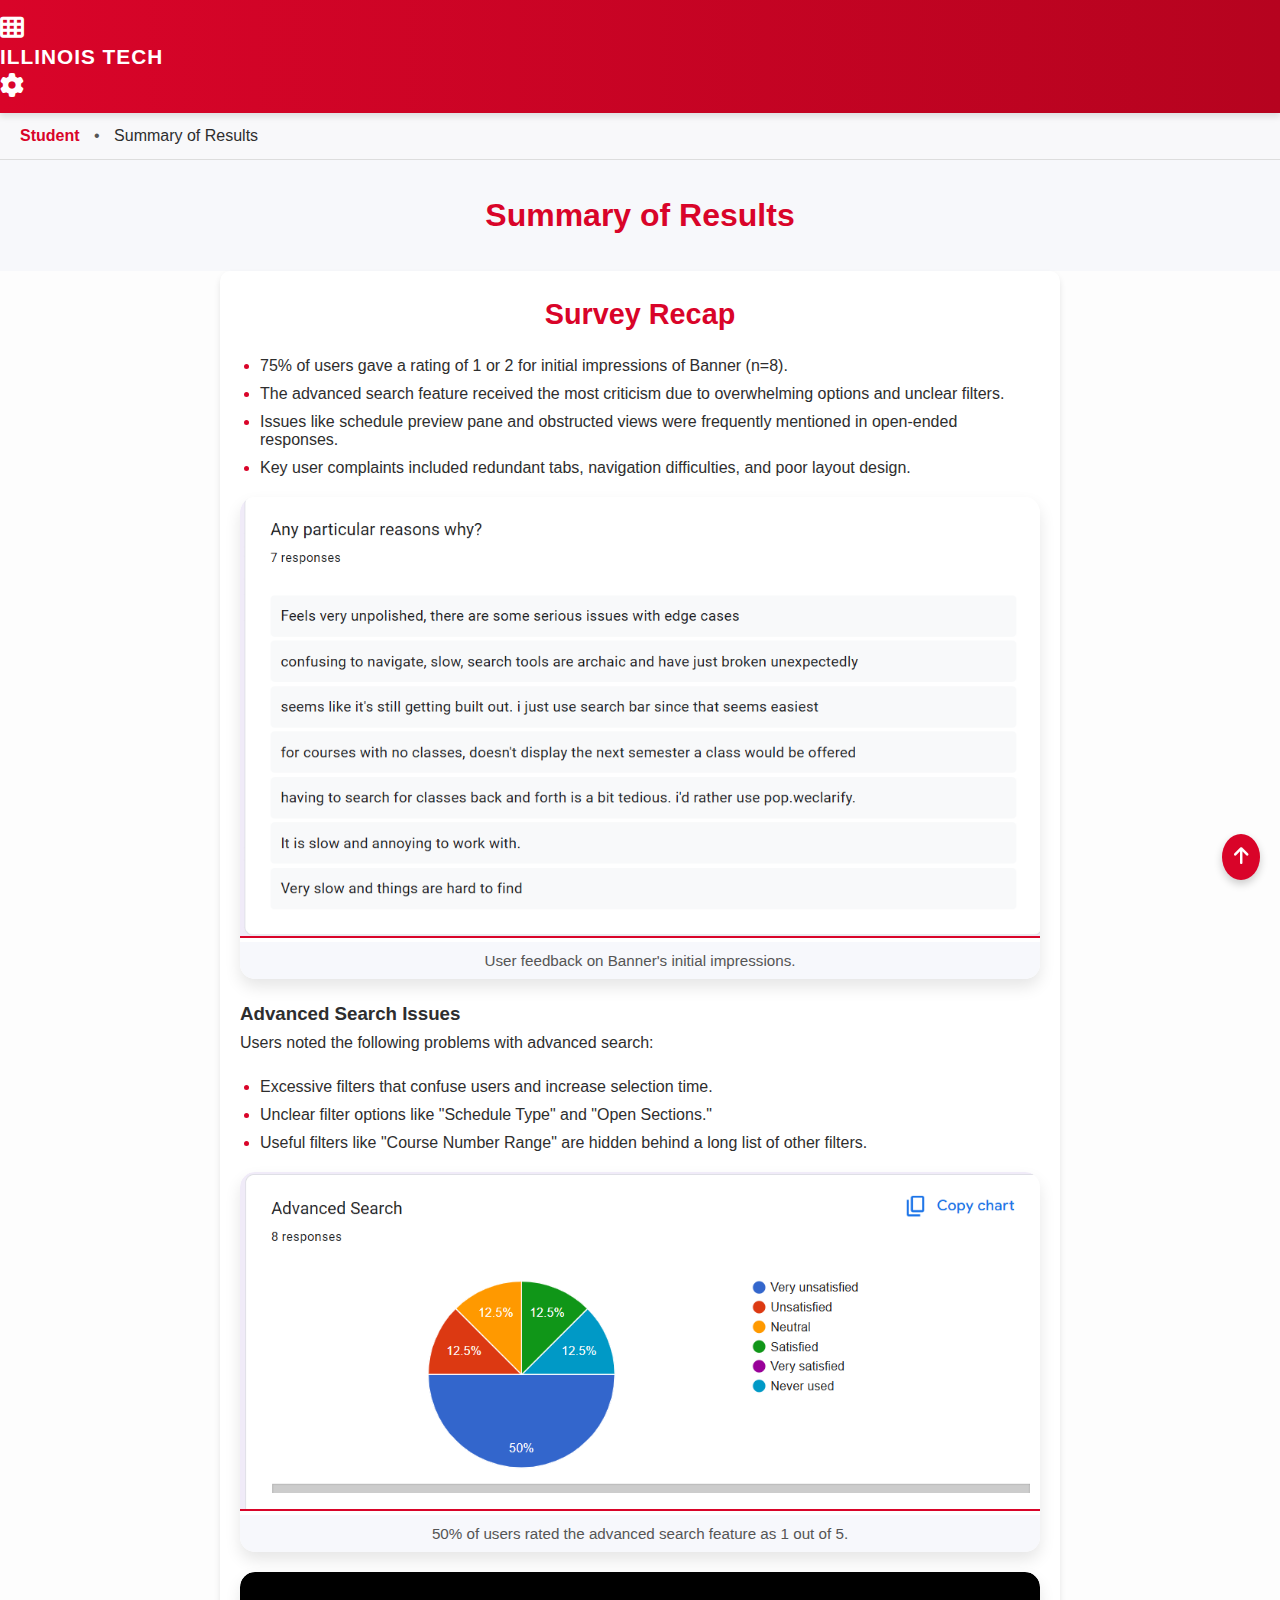
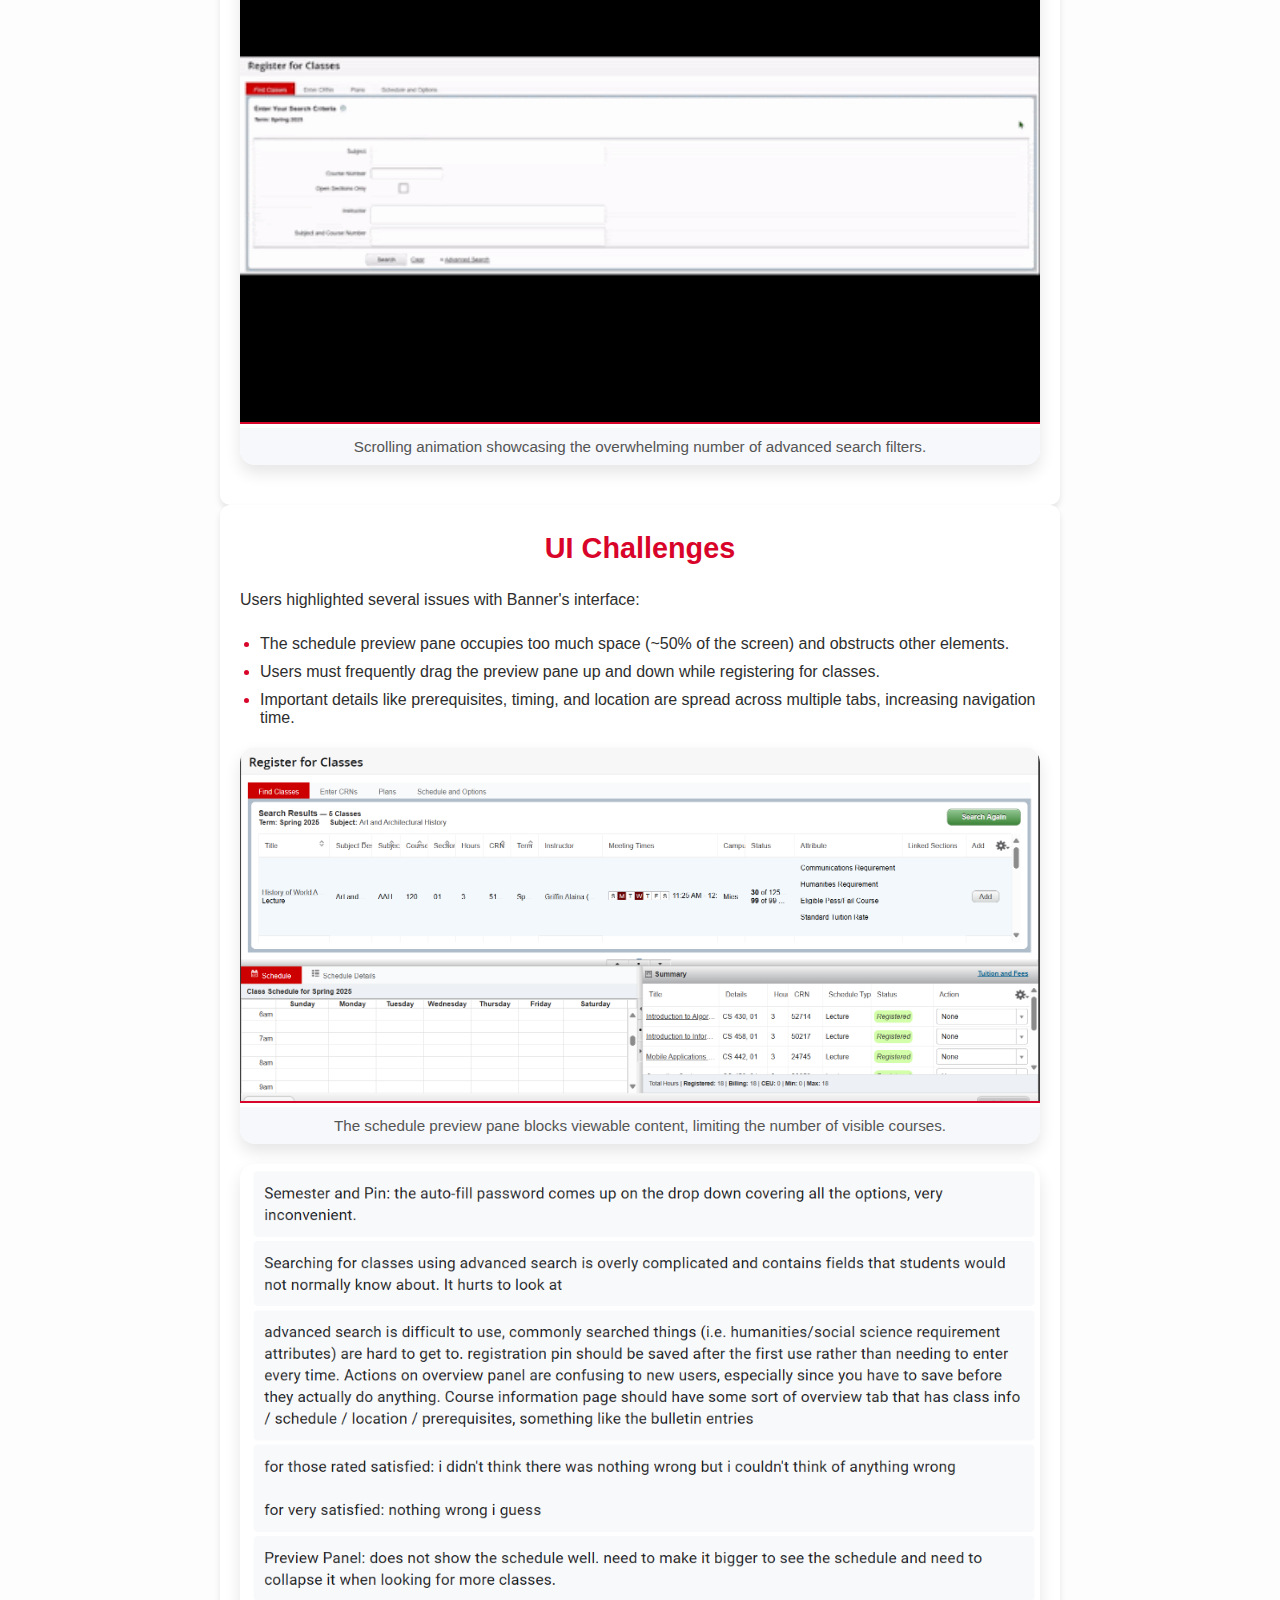
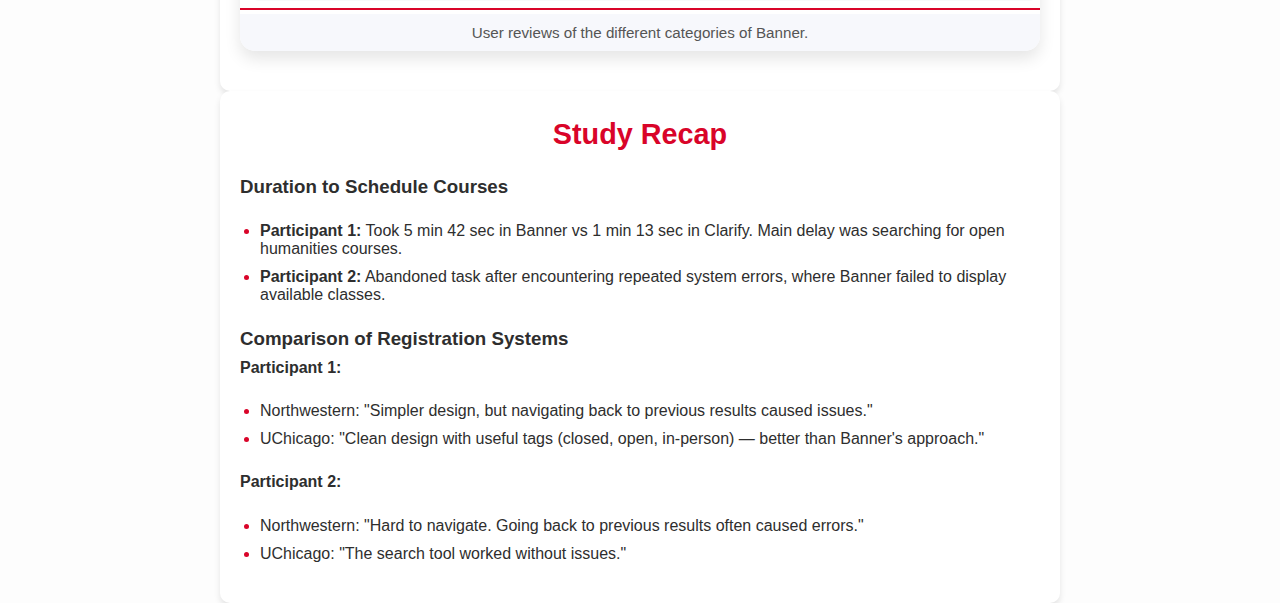
<file: content/summary.html>
<!DOCTYPE html>
<html lang="en">

<head>
    <meta charset="UTF-8">
    <meta name="viewport" content="width=device-width, initial-scale=1.0">
    <title>Summary of Results | IIT Registration Proposal</title>
    <link rel="stylesheet" href="../style.css">
    <link rel="stylesheet" href="https://cdnjs.cloudflare.com/ajax/libs/font-awesome/6.0.0-beta3/css/all.min.css">
</head>

<body>
    <!-- Top Navigation Bar -->
    <div class="red-bar">
        <div class="left-redbar">
            <i class="fas fa-th"></i>
            <p><a href="../index.html">ILLINOIS TECH</a></p>
        </div>
        <div class="right-redbar">
            <i id="settingsBtn" class="fas fa-cog"></i>
        </div>
    </div>

    <!-- Side Navigation Panel -->
    <div id="sideNav" class="side-nav">
        <button class="close-btn" id="closeSideNav">&times;</button>
        <ul>
            <li><a href="./intro.html"><i class="fas fa-info"></i> Introduction</a></li>
            <li><a href="./method.html"><i class="fas fa-database"></i> Methodology</a></li>
            <li><a href="./summary.html"><i class="fas fa-chart-bar"></i> Summary</a></li>
            <li><a href="./discussion.html"><i class="fas fa-comments"></i> Discussion</a></li>
            <li><a href="./proposal.html"><i class="fas fa-lightbulb"></i> Proposal</a></li>
            <li><a href="./appendix.html"><i class="fas fa-file-alt"></i> Appendix</a></li>
        </ul>
    </div>

    <!-- Main Content -->
    <main>
        <div class="breadcrumb-container">
            <p class="directory">
                <span class="text"><a href="../index.html">Student</a></span> 
                <span class="bullet">•</span> 
                <span class="text active">Summary of Results</span>
            </p>
        </div>

        <section class="page-header">
            <h1>Summary of Results</h1>
        </section>

        <!-- Survey Recap Section -->
        <section class="content-section">
            <h2>Survey Recap</h2>
            <ul class="styled-list">
                <li>75% of users gave a rating of 1 or 2 for initial impressions of Banner (n=8).</li>
                <li>The advanced search feature received the most criticism due to overwhelming options and unclear filters.</li>
                <li>Issues like schedule preview pane and obstructed views were frequently mentioned in open-ended responses.</li>
                <li>Key user complaints included redundant tabs, navigation difficulties, and poor layout design.</li>
            </ul>

            <figure class="image-card">
                <img src="../images/inital_impression_reviews.png" alt="Open-ended responses about initial impressions of Banner" onclick="enlargeImage(this)">
                <figcaption>User feedback on Banner's initial impressions.</figcaption>
            </figure>

            <h3>Advanced Search Issues</h3>
            <p>Users noted the following problems with advanced search:</p>
            <ul class="styled-list">
                <li>Excessive filters that confuse users and increase selection time.</li>
                <li>Unclear filter options like "Schedule Type" and "Open Sections."</li>
                <li>Useful filters like "Course Number Range" are hidden behind a long list of other filters.</li>
            </ul>

            <figure class="image-card">
                <img src="../images/advanced_search_results.png" alt="Pie chart showing ratings for Advanced Search" onclick="enlargeImage(this)">
                <figcaption>50% of users rated the advanced search feature as 1 out of 5.</figcaption>
            </figure>

            <figure class="image-card">
                <img src="../images/advanced_search.gif" alt="Scrolling view of advanced search filters" onclick="enlargeImage(this)">
                <figcaption>Scrolling animation showcasing the overwhelming number of advanced search filters.</figcaption>
            </figure>
        </section>

        <!-- UI Issues -->
        <section class="content-section">
            <h2>UI Challenges</h2>
            <p>Users highlighted several issues with Banner's interface:</p>
            <ul class="styled-list">
                <li>The schedule preview pane occupies too much space (~50% of the screen) and obstructs other elements.</li>
                <li>Users must frequently drag the preview pane up and down while registering for classes.</li>
                <li>Important details like prerequisites, timing, and location are spread across multiple tabs, increasing navigation time.</li>
            </ul>

            <figure class="image-card">
                <img src="../images/half_of_space.png" alt="View of schedule preview obstructing the screen" onclick="enlargeImage(this)">
                <figcaption>The schedule preview pane blocks viewable content, limiting the number of visible courses.</figcaption>
            </figure>

            <figure class="image-card">
                <img src="../images/categories_impression_reviews.png" alt="User reviews of category impressions" onclick="enlargeImage(this)">
                <figcaption>User reviews of the different categories of Banner.</figcaption>
            </figure>
        </section>

        <!-- Study Recap Section -->
        <section class="content-section">
            <h2>Study Recap</h2>
            
            <h3>Duration to Schedule Courses</h3>
            <ul class="styled-list">
                <li><strong>Participant 1:</strong> Took 5 min 42 sec in Banner vs 1 min 13 sec in Clarify. Main delay was searching for open humanities courses.</li>
                <li><strong>Participant 2:</strong> Abandoned task after encountering repeated system errors, where Banner failed to display available classes.</li>
            </ul>

            <h3>Comparison of Registration Systems</h3>
            <p><strong>Participant 1:</strong></p>
            <ul class="styled-list">
                <li>Northwestern: "Simpler design, but navigating back to previous results caused issues."</li>
                <li>UChicago: "Clean design with useful tags (closed, open, in-person) — better than Banner's approach."</li>
            </ul>

            <p><strong>Participant 2:</strong></p>
            <ul class="styled-list">
                <li>Northwestern: "Hard to navigate. Going back to previous results often caused errors."</li>
                <li>UChicago: "The search tool worked without issues."</li>
            </ul>
        </section>
    </main>

    <!-- Back to Top Button -->
    <button id="backToTop"><i class="fas fa-arrow-up"></i></button>

    <!-- Image Modal -->
    <div id="lightbox" class="lightbox">
        <span class="close" onclick="closeLightbox()">&times;</span>
        <img class="lightbox-content" id="lightboxImage">
    </div>

    <!-- JavaScript -->
    <script>
        // Back to Top Button
        const backToTop = document.getElementById('backToTop');
        backToTop.addEventListener('click', () => window.scrollTo({ top: 0, behavior: 'smooth' }));

        // Lightbox Functionality
        function enlargeImage(img) {
            const lightbox = document.getElementById("lightbox");
            const lightboxImage = document.getElementById("lightboxImage");
            lightbox.style.display = "flex";
            lightboxImage.src = img.src;
        }

        function closeLightbox() {
            document.getElementById("lightbox").style.display = "none";
        }

        // Side Navigation Toggle
        const settingsBtn = document.getElementById("settingsBtn");
        const sideNav = document.getElementById("sideNav");
        const closeSideNav = document.getElementById("closeSideNav");

        settingsBtn.addEventListener("click", () => {
            sideNav.style.width = "250px";
        });

        closeSideNav.addEventListener("click", () => {
            sideNav.style.width = "0";
        });
    </script>
</body>

</html>
</file>
<file: style.css>
/* General Styles */
html, body {
    margin: 0;
    font-family: 'Poppins', sans-serif;
    background: #fdfdfd;
    color: #2e2e2e;
    overflow-x: hidden;
}

h1, h2, h3, p {
    margin: 0;
    line-height: 1.6;
}

a {
    color: #2e2e2e;
    text-decoration: none;
}

a:hover {
    color: #d90429;
    text-decoration: underline;
}

/* Navigation Bar */
.red-bar {
    background: linear-gradient(90deg, #d90429, #b6031f);
    box-shadow: 0 4px 6px rgba(0, 0, 0, 0.1);
    padding: 15px 0;
    position: sticky;
    top: 0;
    z-index: 1000;
}

.nav-container {
    max-width: 1200px;
    margin: 0 auto;
    display: flex;
    justify-content: space-between;
    align-items: center;
    padding: 0 20px;
    color: white;
}

.left-redbar i, .right-redbar i {
    font-size: 1.5rem;
    margin-right: 10px;
    color: white;
}

.left-redbar p a {
    font-size: 1.3rem;
    font-weight: bold;
    color: white;
    text-transform: uppercase;
    letter-spacing: 1px;
}

.right-redbar i:hover {
    transform: rotate(90deg);
    transition: all 0.3s ease;
}

/* Breadcrumb Navigation */
.breadcrumb-container {
    background: #f8f8fa;
    border-bottom: 1px solid #ddd;
    padding: 10px 20px;
}

.directory {
    font-size: 1rem;
    color: #2e2e2e;
}

.directory .text a {
    color: #d90429;
    font-weight: bold;
}

.bullet {
    margin: 0 10px;
    color: #555;
}

/* Page Header */
.page-header {
    text-align: center;
    padding: 30px 0;
    background: #f7f8fb;
}

.page-header h1 {
    font-size: 2rem;
    color: #d90429;
    font-weight: bold;
}

.page-header .subtitle {
    font-size: 1rem;
    color: #555;
    margin-top: 10px;
    font-style: italic;
}

/* Content Section */
.content-section {
    max-width: 800px;
    margin: 0 auto;
    padding: 20px;
    background-color: #ffffff;
    border-radius: 10px;
    box-shadow: 0 4px 6px rgba(0, 0, 0, 0.1);
}

.content-section h2 {
    text-align: center;
    font-size: 1.8rem;
    margin-bottom: 15px;
    color: #d90429;
}

.content-section p {
    margin-bottom: 1rem;
    font-size: 1rem;
    line-height: 1.8;
}

/* Image Card */
.image-card {
    background-color: #ffffff;
    border-radius: 15px;
    box-shadow: 0 8px 16px rgba(0, 0, 0, 0.1);
    overflow: hidden;
    margin: 20px auto;
    text-align: center;
}

.image-card img {
    width: 100%;
    height: auto;
    border-bottom: 2px solid #d90429;
    border-radius: 15px 15px 0 0;
    cursor: pointer;
}

.image-card figcaption {
    padding: 10px;
    font-size: 0.95rem;
    color: #555;
    background-color: #f7f8fc;
}

.image-card:hover {
    transform: scale(1.02);
    transition: transform 0.3s ease;
}

/* Lightbox */
.lightbox {
    display: none;
    position: fixed;
    z-index: 2000;
    top: 0;
    left: 0;
    width: 100%;
    height: 100%;
    background: rgba(0, 0, 0, 0.8);
    align-items: center;
    justify-content: center;
}

.lightbox-content {
    max-width: 80%;
    max-height: 80%;
    margin: auto;
    display: block;
}

.lightbox .close {
    position: absolute;
    top: 20px;
    right: 40px;
    font-size: 2rem;
    color: white;
    cursor: pointer;
}

/* Side Navigation */
.side-nav {
    position: fixed;
    top: 0;
    left: 0;
    width: 0;
    height: 100%;
    background: #f7f8fb;
    box-shadow: 2px 0 6px rgba(0, 0, 0, 0.1);
    overflow-x: hidden;
    transition: 0.3s;
    padding-top: 60px; /* Space for the close button */
    z-index: 2000;
}

.side-nav ul {
    list-style: none;
    padding: 0;
    margin: 0;
}

.side-nav ul li {
    margin: 20px 0;
    padding: 10px 20px;
}

.side-nav ul li a {
    text-decoration: none;
    color: #2e2e2e;
    font-size: 1.1rem;
    font-weight: bold;
    display: flex;
    align-items: center;
    transition: 0.3s;
}

.side-nav ul li a i {
    margin-right: 10px;
}

.side-nav ul li a:hover {
    color: #d90429;
}

/* Close Button for Side Navigation */
.side-nav .close-btn {
    position: absolute;
    top: 10px;
    right: 15px;
    font-size: 2rem;
    background: none;
    border: none;
    color: #d90429;
    cursor: pointer;
}

/* Lists */
.styled-list {
    margin: 20px 0;
    padding-left: 20px;
}

.styled-list li {
    margin-bottom: 10px;
    font-size: 1rem;
    color: #2e2e2e;
}

.styled-list li::marker {
    color: #d90429;
}

/* Grid Layout for Buttons */
.header-grid {
    display: grid;
    grid-template-columns: repeat(2, 1fr);
    gap: 20px;
    margin: 20px auto;
    text-align: center;
}

.header-grid li {
    list-style: none;
}

.header-grid a {
    display: block;
    background: #d90429;
    color: white;
    padding: 15px;
    text-align: center;
    border-radius: 15px;
    font-size: 1rem;
    font-weight: bold;
    text-transform: uppercase;
    box-shadow: 0 4px 6px rgba(0, 0, 0, 0.1);
    transition: all 0.3s ease;
}

.header-grid a:hover {
    transform: scale(1.05);
    background: #b6031f;
}

/* Footer */
footer {
    text-align: center;
    padding: 30px 10px;
    background: #d90429;
    color: white;
    font-size: 0.9rem;
    margin-top: 40px;
}

/* Back to Top Button */
button#backToTop {
    position: fixed;
    bottom: 20px;
    right: 20px;
    background: #d90429;
    color: white;
    border: none;
    padding: 12px;
    border-radius: 50%;
    cursor: pointer;
    box-shadow: 0 4px 8px rgba(0, 0, 0, 0.2);
    font-size: 1.2rem;
}

button#backToTop:hover {
    background: #b6031f;
    transform: scale(1.1);
    transition: all 0.3s ease;
}

/* Scrollable Tables */
table {
    width: 100%;
    border-collapse: collapse;
    margin: 20px 0;
    background: #ffffff;
    box-shadow: 0 4px 6px rgba(0, 0, 0, 0.1);
}

table th, table td {
    padding: 10px;
    text-align: left;
    border: 1px solid #ddd;
    font-size: 0.9rem;
}

table th {
    background: #d90429;
    color: white;
    font-weight: bold;
}

table tbody tr:hover {
    background: #f9f9fc;
}

/* Responsive Design */
@media (max-width: 768px) {
    .header-grid {
        grid-template-columns: 1fr;
    }

    .nav-container {
        flex-direction: column;
        align-items: center;
    }

    .breadcrumb-container {
        text-align: center;
    }

    .cta-button {
        font-size: 1rem;
        padding: 12px 20px;
    }
}
</file>
